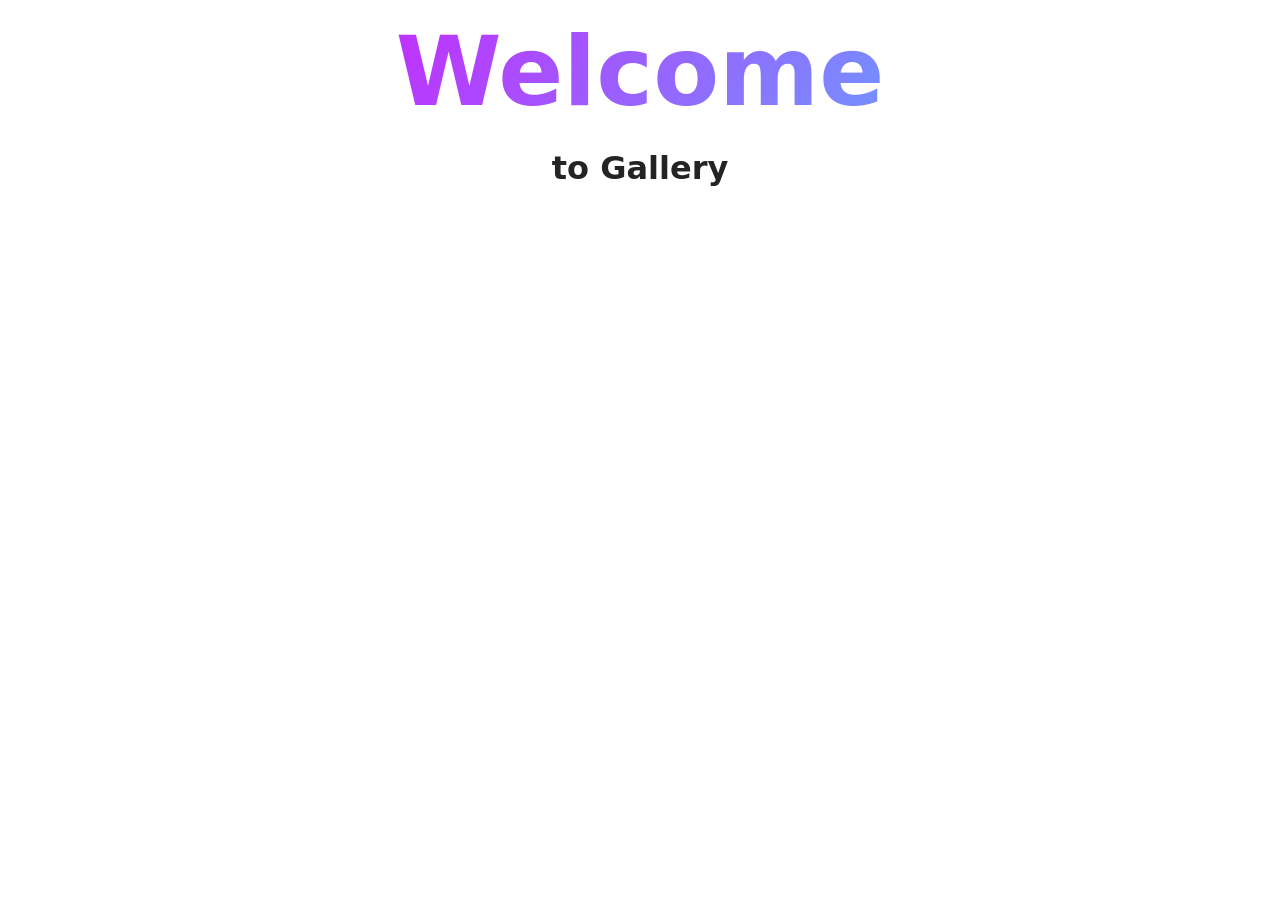
<file: src/1-gallery.html>
<!DOCTYPE html>
<html lang="en">
  <head>
    <meta charset="UTF-8" />
    <meta http-equiv="X-UA-Compatible" content="IE=edge" />
    <meta name="viewport" content="width=device-width, initial-scale=1.0" />
    <title>Gallery</title>
    <link rel="stylesheet" href="./css/styles.css" />
  </head>
  <body>
    
    <load
      src="./partials/header.html"
      icon-path="./img/sprite.svg#logo"
      highlight-act="active"
    />

    <main>
      <div class="container">
        <h1 class="main-title">
          <span class="main-title-gradient">Welcome</span> to Gallery 
        </h1>
        <load src="./partials/back-link.html" />
      </div>
        
    </main>
    <ul class="gallery"></ul>

    <load src="./partials/footer.html" />
    <script type="module" src="./js/1-gallery.js"></script>
  </body>
</html>
</file>
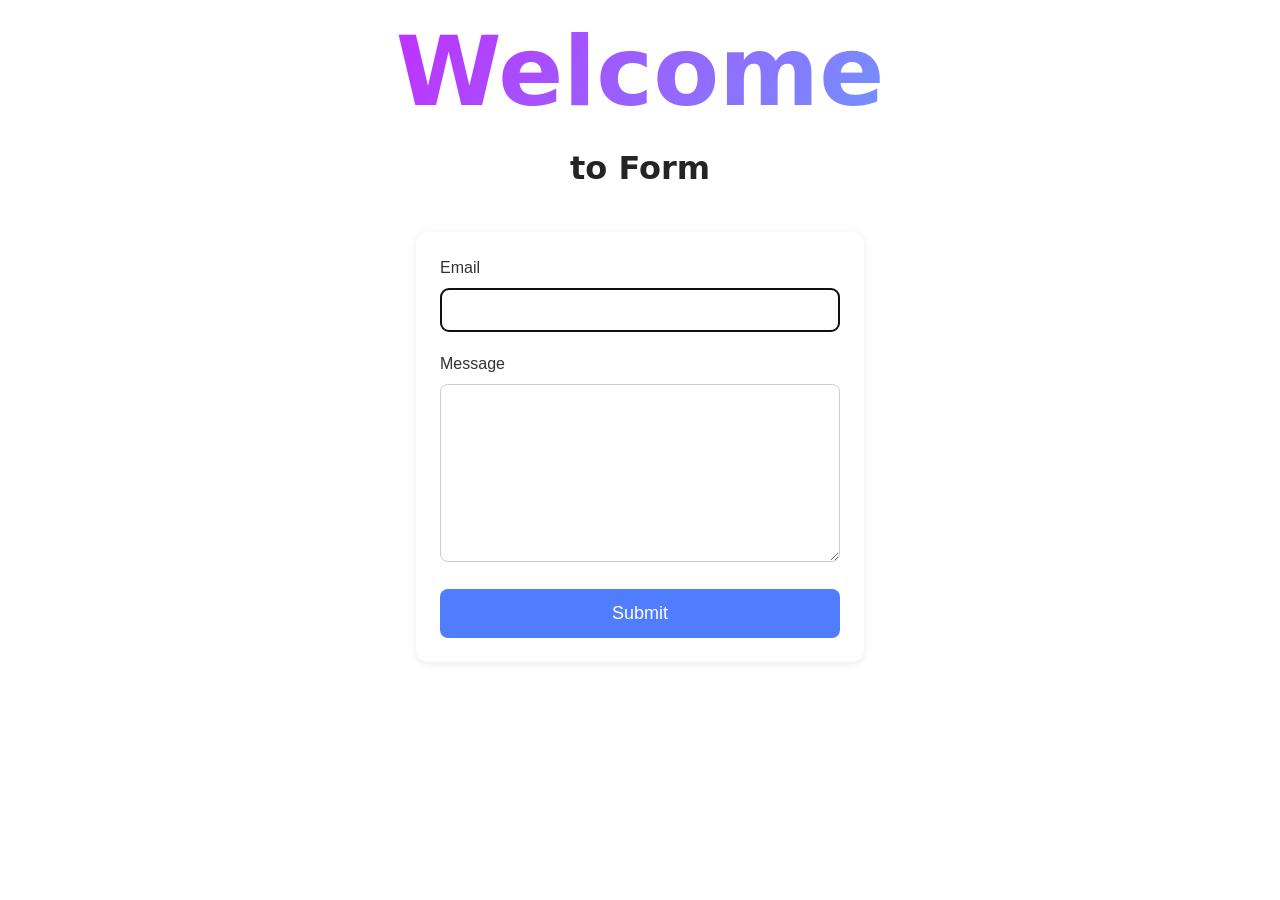
<file: src/2-form.html>
<!DOCTYPE html>
<html lang="en">
  <head>
    <meta charset="UTF-8" />
    <meta http-equiv="X-UA-Compatible" content="IE=edge" />
    <meta name="viewport" content="width=device-width, initial-scale=1.0" />
    <title>Form</title>
    <link rel="stylesheet" href="./css/styles.css" />
  </head>
  <body>
    <load
      src="./partials/header.html"
      icon-path="./img/sprite.svg#logo"
      highlight-curr="active"
    />

    <main>
      <div class="container">
        <h1 class="main-title">
          <span class="main-title-gradient">Welcome</span> to Form 
        </h1>
        <load src="./partials/back-link.html" />
      </div>
    </main>
    <form class="feedback-form" autocomplete="off">
      <label>
        Email
        <input type="email" name="email" autofocus />
      </label>
      <label>
        Message
        <textarea name="message" rows="8"></textarea>
      </label>
      <button type="submit">Submit</button>
    </form>

    <load src="./partials/footer.html" />
    <script type="module" src="./js/2-form.js"></script>
  </body>
</html>
</file>
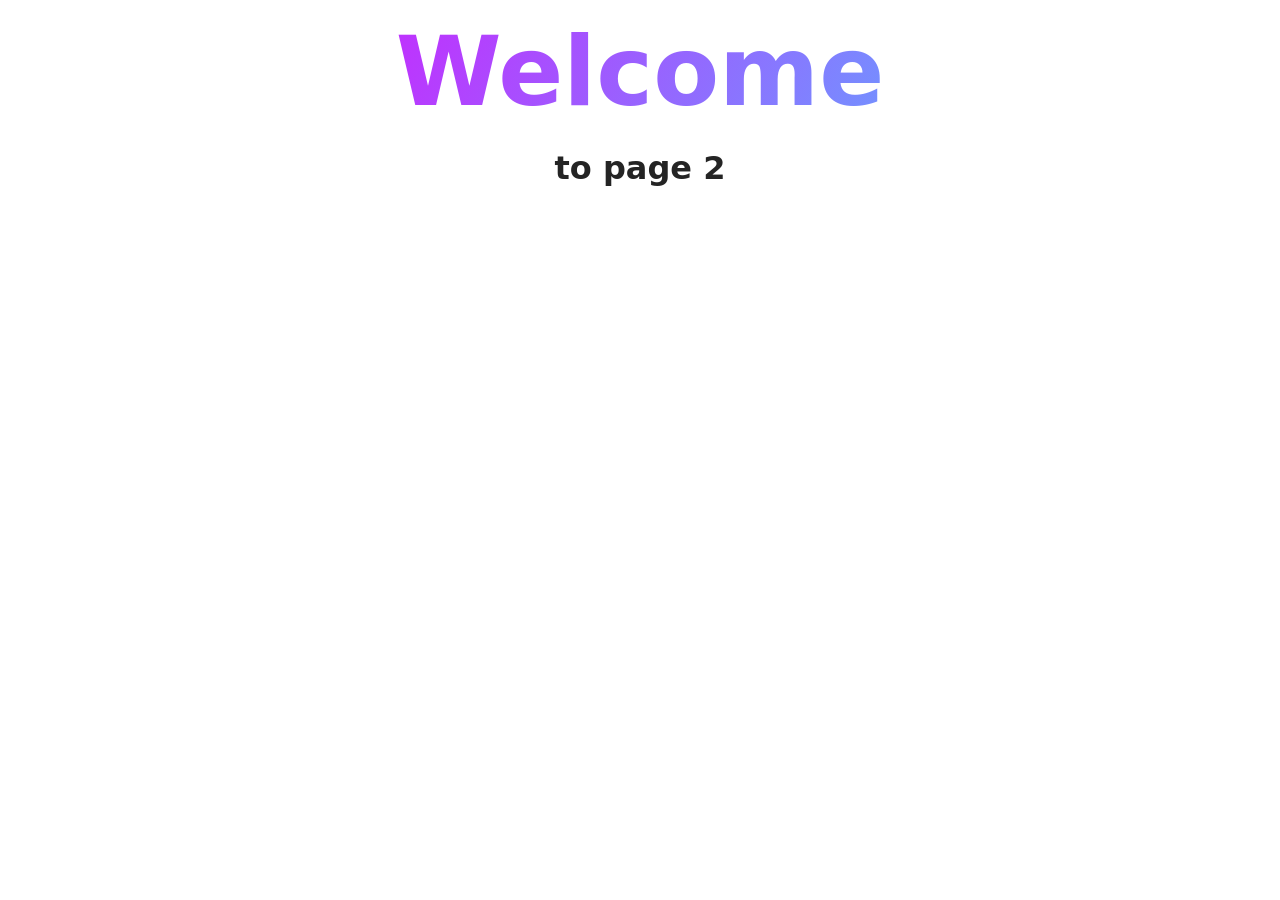
<file: src/page-2.html>
<!DOCTYPE html>
<html lang="en">
  <head>
    <meta charset="UTF-8" />
    <meta http-equiv="X-UA-Compatible" content="IE=edge" />
    <meta name="viewport" content="width=device-width, initial-scale=1.0" />
    <title>Page 2</title>
    <link rel="stylesheet" href="./css/styles.css" />
  </head>
  <body>
    <load
      src="./partials/header.html"
      icon-path="./img/sprite.svg#logo"
      highlight-act="active"
    />

    <main>
      <div class="container">
        <h1 class="main-title">
          <span class="main-title-gradient">Welcome</span> to page 2
        </h1>
        <load src="./partials/back-link.html" />
      </div>
    </main>

    <load src="./partials/footer.html" />
  </body>
</html>
</file>
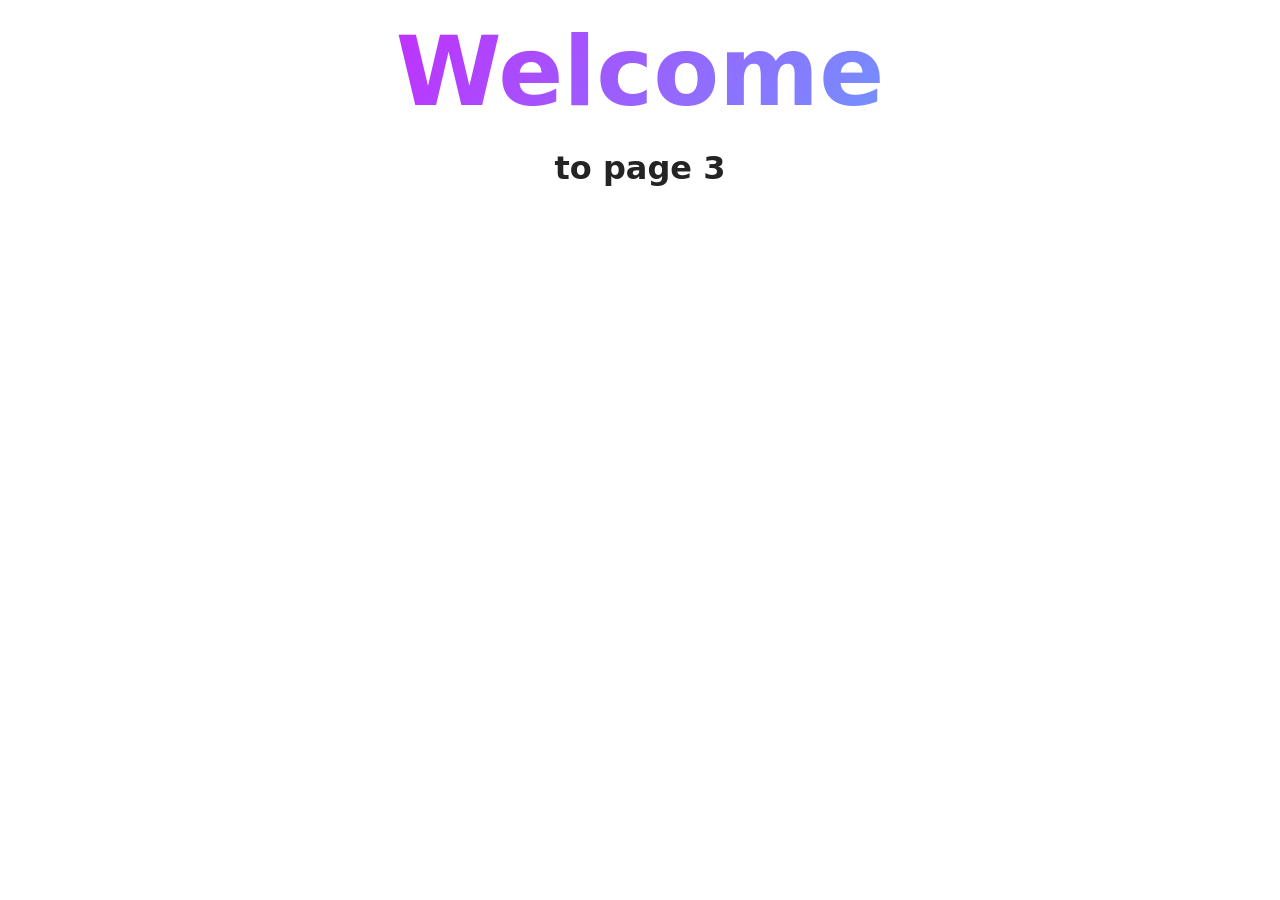
<file: src/page-3.html>
<!DOCTYPE html>
<html lang="en">
  <head>
    <meta charset="UTF-8" />
    <meta http-equiv="X-UA-Compatible" content="IE=edge" />
    <meta name="viewport" content="width=device-width, initial-scale=1.0" />
    <title>Page 3</title>
    <link rel="stylesheet" href="./css/styles.css" />
  </head>
  <body>
    <load
      src="./partials/header.html"
      icon-path="./img/sprite.svg#logo"
      highlight-curr="active"
    />

    <main>
      <div class="container">
        <h1 class="main-title">
          <span class="main-title-gradient">Welcome</span> to page 3
        </h1>
        <load src="./partials/back-link.html" />
      </div>
    </main>

    <load src="./partials/footer.html" />
  </body>
</html>
</file>
<file: src/css/styles.css>
/**
  |============================
  | include css partials with
  | default @import url()
  |============================
*/
/* Common styles */
@import url('./reset.css');
@import url('./base.css');
@import url('./container.css');
@import url('./animations.css');

/* Sections style */
@import url('./header.css');
@import url('./vite-promo.css');
@import url('./badges.css');
@import url('./back-link.css');
@import url('./footer.css');



.gallery {
  display: flex;
  flex-wrap: wrap;
  gap: 16px;
  list-style: none;
  padding-top:40px;
  justify-content: center;
  
  width: 1128px;
  margin: 0 auto;
}

.gallery-item {
  width: 360px;
  height: 200px;
  overflow: hidden;
  display: block;
}

.gallery-link {
  display: block;
  height: 100%;
}

.gallery-image {
  width: 100%;
  height: 100%;
  object-fit: cover;
  display: block;
  transition: transform 0.3s ease;
}

.gallery-image:hover {
  transform: scale(1.05);
}

.feedback-form {
  max-width: 400px;
  margin: 40px auto;
  padding: 24px;
  background: #ffffff;
  border-radius: 12px;
  box-shadow: 0 2px 10px rgba(0, 0, 0, 0.08);
  font-family: 'Segoe UI', sans-serif;
}

.feedback-form label {
  display: block;
  font-size: 16px;
  color: #333333;
  margin-bottom: 20px;
}

.feedback-form input,
.feedback-form textarea {
  width: 100%;
  padding: 12px;
  margin-top: 8px;
  font-size: 16px;
  border: 1px solid #ccc;
  border-radius: 8px;
  box-sizing: border-box;
}

.feedback-form button[type="submit"] {
  display: block;
  width: 100%;
  padding: 14px;
  font-size: 18px;
  color: #ffffff;
  background-color: #4f7dfc;
  border: none;
  border-radius: 8px;
  cursor: pointer;
  margin-top: 16px;
}

.feedback-form button[type="submit"]:hover {
  background-color: #3a65e0;
}
</file>
